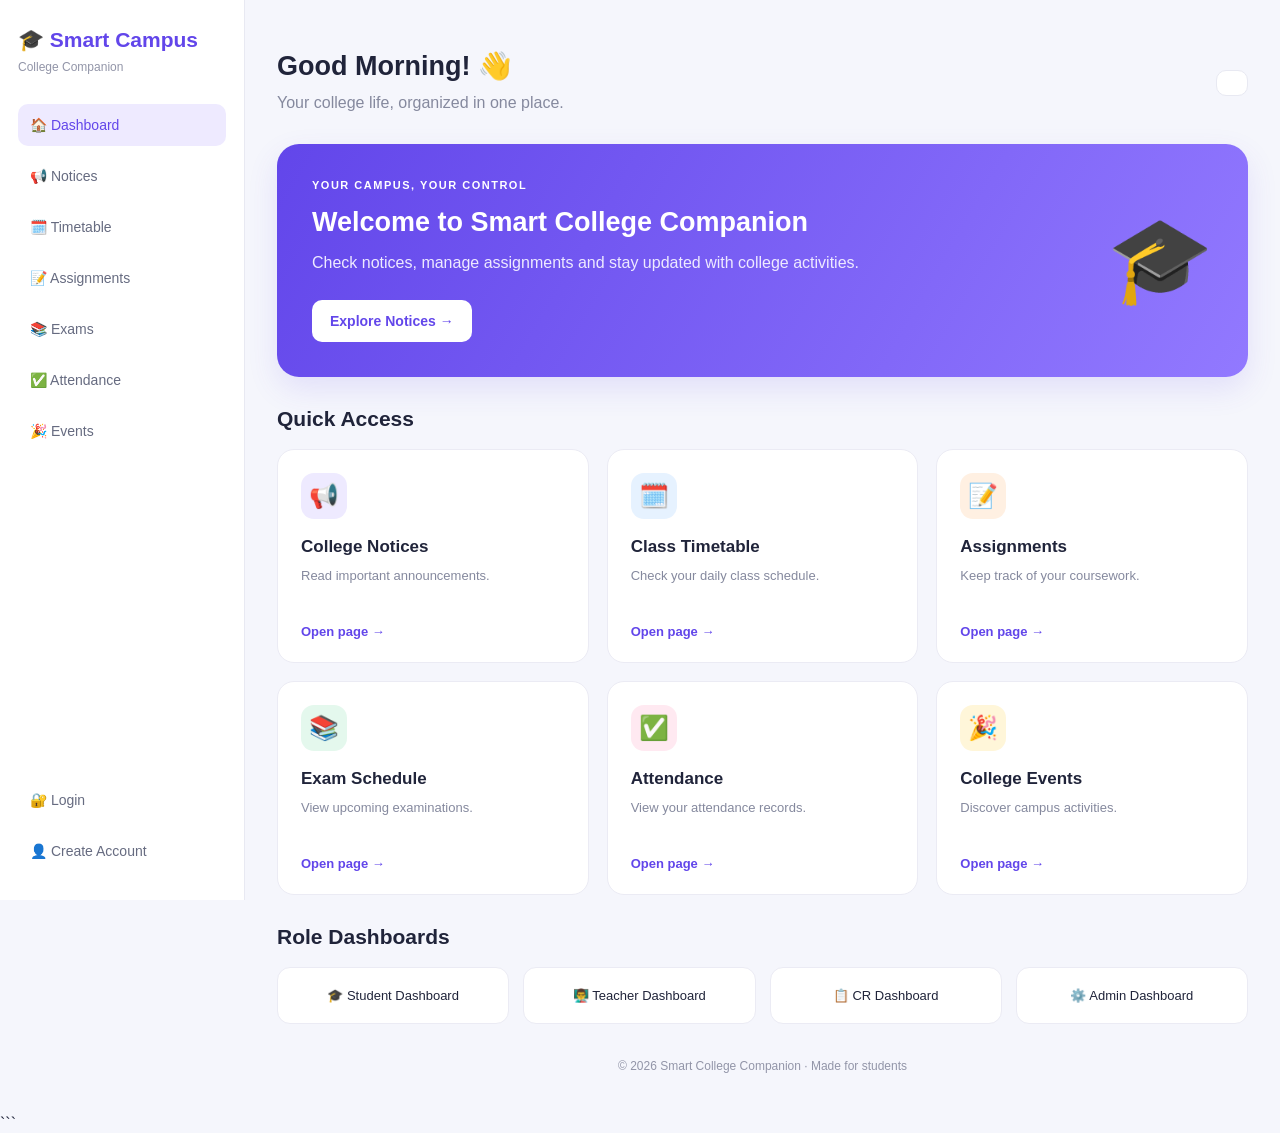
<file: index.html>
```html
<!DOCTYPE html>
<html lang="en">
<head>
  <meta charset="UTF-8">
  <meta name="viewport" content="width=device-width, initial-scale=1.0">
  <title>Smart College Companion</title>
  <link rel="stylesheet" href="index.css">
</head>
<body>

  <aside class="sidebar">
    <h2>🎓 Smart Campus</h2>
    <p class="subtitle">College Companion</p>

    <nav>
      <a class="active" href="index.html">🏠 Dashboard</a>
      <a href="notices.html">📢 Notices</a>
      <a href="timetable.html">🗓️ Timetable</a>
      <a href="assignments.html">📝 Assignments</a>
      <a href="exams.html">📚 Exams</a>
      <a href="attendance.html">✅ Attendance</a>
      <a href="events.html">🎉 Events</a>
    </nav>

    <div class="sidebar-bottom">
      <a href="login.html">🔐 Login</a>
      <a href="signup.html">👤 Create Account</a>
    </div>
  </aside>

  <main class="main">
    <header class="topbar">
      <div>
        <h1 id="greeting">Good Morning! 👋</h1>
        <p>Your college life, organized in one place.</p>
      </div>
      <span class="date" id="today"></span>
    </header>

    <section class="hero">
      <div>
        <span class="tag">YOUR CAMPUS, YOUR CONTROL</span>
        <h2>Welcome to Smart College Companion</h2>
        <p>Check notices, manage assignments and stay updated with college activities.</p>
        <a href="notices.html" class="primary-btn">Explore Notices →</a>
      </div>
      <div class="hero-icon">🎓</div>
    </section>

    <h2 class="section-title">Quick Access</h2>

    <section class="cards">
      <a class="card purple" href="notices.html">
        <span class="card-icon">📢</span>
        <h3>College Notices</h3>
        <p>Read important announcements.</p>
        <span class="card-link">Open page →</span>
      </a>

      <a class="card blue" href="timetable.html">
        <span class="card-icon">🗓️</span>
        <h3>Class Timetable</h3>
        <p>Check your daily class schedule.</p>
        <span class="card-link">Open page →</span>
      </a>

      <a class="card orange" href="assignments.html">
        <span class="card-icon">📝</span>
        <h3>Assignments</h3>
        <p>Keep track of your coursework.</p>
        <span class="card-link">Open page →</span>
      </a>

      <a class="card green" href="exams.html">
        <span class="card-icon">📚</span>
        <h3>Exam Schedule</h3>
        <p>View upcoming examinations.</p>
        <span class="card-link">Open page →</span>
      </a>

      <a class="card pink" href="attendance.html">
        <span class="card-icon">✅</span>
        <h3>Attendance</h3>
        <p>View your attendance records.</p>
        <span class="card-link">Open page →</span>
      </a>

      <a class="card yellow" href="events.html">
        <span class="card-icon">🎉</span>
        <h3>College Events</h3>
        <p>Discover campus activities.</p>
        <span class="card-link">Open page →</span>
      </a>
    </section>

    <h2 class="section-title">Role Dashboards</h2>
    <section class="role-cards">
      <a href="student.html">🎓 Student Dashboard</a>
      <a href="teacher.html">👨‍🏫 Teacher Dashboard</a>
      <a href="cr.html">📋 CR Dashboard</a>
      <a href="admin.html">⚙️ Admin Dashboard</a>
    </section>

    <footer>
      © 2026 Smart College Companion · Made for students
    </footer>
  </main>

  <script src="index.js"></script>
</body>
</html>
```
</file>
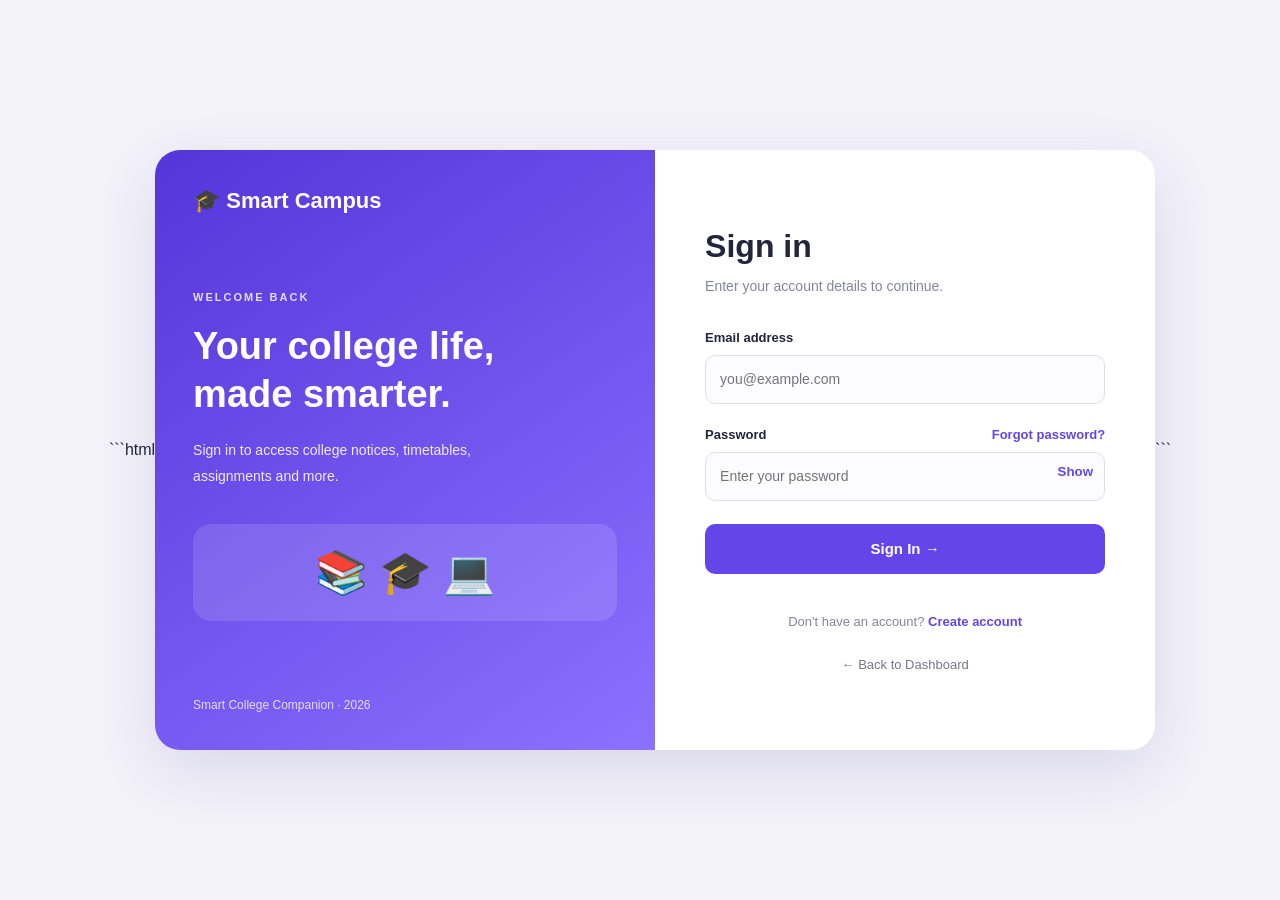
<file: login.html>
```html
<!DOCTYPE html>
<html lang="en">
<head>
  <meta charset="UTF-8">
  <meta name="viewport" content="width=device-width, initial-scale=1.0">
  <title>Login | Smart College Companion</title>
  <link rel="stylesheet" href="login.css">
</head>
<body>

  <main class="login-container">

    <section class="welcome-panel">
      <div class="brand">🎓 Smart Campus</div>

      <div class="welcome-content">
        <span class="welcome-label">WELCOME BACK</span>
        <h1>Your college life,<br>made smarter.</h1>
        <p>Sign in to access college notices, timetables, assignments and more.</p>
        <div class="illustration">📚 🎓 💻</div>
      </div>

      <p class="panel-footer">Smart College Companion · 2026</p>
    </section>

    <section class="form-panel">
      <div class="mobile-brand">🎓 Smart Campus</div>

      <div class="form-heading">
        <h2>Sign in</h2>
        <p>Enter your account details to continue.</p>
      </div>

      <form id="loginForm">
        <label for="email">Email address</label>
        <input
          type="email"
          id="email"
          placeholder="you@example.com"
          autocomplete="email"
          required
        >

        <div class="password-heading">
          <label for="password">Password</label>
          <a href="#" id="forgotLink">Forgot password?</a>
        </div>

        <div class="password-box">
          <input
            type="password"
            id="password"
            placeholder="Enter your password"
            autocomplete="current-password"
            required
          >
          <button type="button" id="togglePassword">Show</button>
        </div>

        <button type="submit" class="login-button" id="loginButton">
          Sign In →
        </button>

        <p id="message" role="status" aria-live="polite"></p>
      </form>

      <p class="signup-text">
        Don't have an account?
        <a href="signup.html">Create account</a>
      </p>

      <a class="back-link" href="index.html">← Back to Dashboard</a>
    </section>

  </main>

  <script type="module" src="login.js"></script>
</body>
</html>
```
</file>
<file: index.css>
* {
  margin: 0;
  padding: 0;
  box-sizing: border-box;
}

body {
  font-family: Arial, sans-serif;
  background: #f5f6fc;
  color: #20243a;
}

a {
  text-decoration: none;
  color: inherit;
}

.sidebar {
  width: 245px;
  height: 100vh;
  position: fixed;
  left: 0;
  top: 0;
  padding: 28px 18px;
  background: #fff;
  border-right: 1px solid #e8e9f2;
  display: flex;
  flex-direction: column;
}

.sidebar h2 {
  color: #6246ea;
  font-size: 21px;
}

.subtitle {
  color: #9295a8;
  font-size: 12px;
  margin: 8px 0 30px;
}

.sidebar nav,
.sidebar-bottom {
  display: grid;
  gap: 9px;
}

.sidebar nav a,
.sidebar-bottom a {
  padding: 13px 12px;
  border-radius: 10px;
  color: #666b80;
  font-size: 14px;
}

.sidebar nav a:hover,
.sidebar nav a.active,
.sidebar-bottom a:hover {
  background: #eeeaff;
  color: #6246ea;
}

.sidebar-bottom {
  margin-top: auto;
}

.main {
  margin-left: 245px;
  padding: 32px;
}

.topbar {
  display: flex;
  justify-content: space-between;
  align-items: center;
  gap: 15px;
  margin-bottom: 28px;
}

.topbar h1 {
  font-size: 27px;
  margin-bottom: 8px;
}

.topbar p,
.card p,
.hero p {
  color: #85899e;
  line-height: 1.6;
}

.date {
  background: #fff;
  border: 1px solid #e8e9f2;
  padding: 12px 15px;
  border-radius: 10px;
  font-size: 13px;
}

.hero {
  background: linear-gradient(120deg, #6246ea, #9279ff);
  color: #fff;
  padding: 35px;
  border-radius: 22px;
  display: flex;
  justify-content: space-between;
  align-items: center;
  gap: 20px;
  box-shadow: 0 12px 30px #6246ea20;
}

.hero h2 {
  font-size: 27px;
  margin: 16px 0 12px;
}

.hero p {
  color: #eeeaff;
  max-width: 550px;
  margin-bottom: 25px;
}

.tag {
  font-size: 11px;
  letter-spacing: 1.5px;
  font-weight: bold;
}

.hero-icon {
  font-size: 85px;
}

.primary-btn {
  display: inline-block;
  background: #fff;
  color: #6246ea;
  padding: 13px 18px;
  border-radius: 10px;
  font-weight: bold;
  font-size: 14px;
}

.section-title {
  margin: 30px 0 18px;
  font-size: 21px;
}

.cards {
  display: grid;
  grid-template-columns: repeat(3, minmax(0, 1fr));
  gap: 18px;
}

.card {
  background: #fff;
  padding: 23px;
  border-radius: 17px;
  border: 1px solid #ebebf4;
  transition: transform 0.2s, box-shadow 0.2s;
}

.card:hover {
  transform: translateY(-4px);
  box-shadow: 0 10px 25px #20243a10;
}

.card-icon {
  display: inline-flex;
  align-items: center;
  justify-content: center;
  width: 46px;
  height: 46px;
  border-radius: 13px;
  font-size: 24px;
}

.purple .card-icon { background: #eeeaff; }
.blue .card-icon { background: #e6f2ff; }
.orange .card-icon { background: #fff0e2; }
.green .card-icon { background: #e4f8ed; }
.pink .card-icon { background: #ffe9f1; }
.yellow .card-icon { background: #fff6d9; }

.card h3 {
  font-size: 17px;
  margin: 18px 0 9px;
}

.card p {
  font-size: 13px;
  min-height: 42px;
}

.card-link {
  display: inline-block;
  margin-top: 16px;
  color: #6246ea;
  font-size: 13px;
  font-weight: bold;
}

.role-cards {
  display: grid;
  grid-template-columns: repeat(4, minmax(0, 1fr));
  gap: 14px;
}

.role-cards a {
  background: #fff;
  padding: 20px 12px;
  text-align: center;
  border: 1px solid #ebebf4;
  border-radius: 13px;
  font-size: 13px;
}

.role-cards a:hover {
  border-color: #6246ea;
  color: #6246ea;
}

footer {
  text-align: center;
  color: #9295a8;
  font-size: 12px;
  padding: 35px 0 10px;
}

@media (max-width: 1050px) {
  .cards {
    grid-template-columns: repeat(2, minmax(0, 1fr));
  }

  .role-cards {
    grid-template-columns: repeat(2, minmax(0, 1fr));
  }
}

@media (max-width: 700px) {
  .sidebar {
    position: static;
    width: 100%;
    height: auto;
  }

  .sidebar nav {
    grid-template-columns: repeat(2, minmax(0, 1fr));
  }

  .sidebar-bottom {
    margin-top: 15px;
  }

  .main {
    margin-left: 0;
    padding: 20px;
  }

  .topbar {
    align-items: flex-start;
    flex-direction: column;
  }

  .hero {
    padding: 24px;
  }

  .hero h2 {
    font-size: 22px;
  }

  .hero-icon {
    display: none;
  }

  .cards,
  .role-cards {
    grid-template-columns: 1fr;
  }
}
</file>
<file: login.css>
* {
  margin: 0;
  padding: 0;
  box-sizing: border-box;
}

body {
  min-height: 100vh;
  padding: 25px;
  display: flex;
  justify-content: center;
  align-items: center;
  background: #f3f2fb;
  font-family: Arial, sans-serif;
  color: #25243a;
}

.login-container {
  display: grid;
  grid-template-columns: 1fr 1fr;
  width: 100%;
  max-width: 1000px;
  min-height: 600px;
  background: white;
  border-radius: 25px;
  overflow: hidden;
  box-shadow: 0 20px 60px rgba(38, 31, 90, 0.12);
}

.welcome-panel {
  padding: 38px;
  color: white;
  background: linear-gradient(145deg, #5336d9, #8c70ff);
  display: flex;
  flex-direction: column;
  justify-content: space-between;
}

.brand {
  font-size: 22px;
  font-weight: bold;
}

.welcome-content {
  margin: 45px 0;
}

.welcome-label {
  font-size: 11px;
  font-weight: bold;
  letter-spacing: 2px;
  color: #e4dcff;
}

.welcome-content h1 {
  margin: 20px 0;
  font-size: 38px;
  line-height: 1.25;
}

.welcome-content p {
  max-width: 340px;
  line-height: 1.8;
  color: #eeeaff;
  font-size: 14px;
}

.illustration {
  margin-top: 35px;
  padding: 24px;
  text-align: center;
  font-size: 42px;
  background: rgba(255, 255, 255, 0.12);
  border-radius: 18px;
}

.panel-footer {
  font-size: 12px;
  color: #e4dcff;
}

.form-panel {
  padding: 50px;
  display: flex;
  flex-direction: column;
  justify-content: center;
}

.mobile-brand {
  display: none;
  color: #6246ea;
  font-size: 21px;
  font-weight: bold;
  margin-bottom: 35px;
}

.form-heading h2 {
  font-size: 32px;
  margin-bottom: 10px;
}

.form-heading p {
  color: #858599;
  font-size: 14px;
  line-height: 1.6;
  margin-bottom: 32px;
}

form label {
  display: block;
  font-size: 13px;
  font-weight: bold;
  margin-bottom: 10px;
}

form input {
  width: 100%;
  height: 49px;
  border: 1px solid #deddeb;
  border-radius: 10px;
  padding: 0 14px;
  outline: none;
  font-size: 14px;
  margin-bottom: 23px;
  background: #fcfcff;
}

form input:focus {
  border-color: #7255ed;
  box-shadow: 0 0 0 3px #7255ed18;
}

.password-heading {
  display: flex;
  justify-content: space-between;
  gap: 10px;
}

.password-heading a,
.signup-text a {
  color: #6246ea;
  text-decoration: none;
  font-size: 13px;
  font-weight: bold;
}

.password-box {
  display: flex;
  align-items: center;
  position: relative;
}

.password-box input {
  padding-right: 65px;
}

#togglePassword {
  position: absolute;
  right: 12px;
  top: 12px;
  background: none;
  border: none;
  color: #6246ea;
  cursor: pointer;
  font-weight: bold;
}

.login-button {
  width: 100%;
  height: 50px;
  border: none;
  border-radius: 10px;
  background: #6246ea;
  color: white;
  font-size: 15px;
  font-weight: bold;
  cursor: pointer;
  transition: background 0.2s;
}

.login-button:hover {
  background: #4c31ca;
}

.login-button:disabled {
  opacity: 0.7;
  cursor: wait;
}

#message {
  font-size: 13px;
  line-height: 1.5;
  margin-top: 14px;
}

.signup-text {
  margin-top: 26px;
  text-align: center;
  font-size: 13px;
  color: #858599;
}

.back-link {
  display: block;
  text-align: center;
  margin-top: 28px;
  color: #77758c;
  font-size: 13px;
  text-decoration: none;
}

.back-link:hover {
  color: #6246ea;
}

@media (max-width: 750px) {
  body {
    padding: 15px;
  }

  .login-container {
    grid-template-columns: 1fr;
    max-width: 480px;
    min-height: auto;
  }

  .welcome-panel {
    display: none;
  }

  .mobile-brand {
    display: block;
  }

  .form-panel {
    padding: 35px 25px;
  }

  .form-heading h2 {
    font-size: 29px;
  }
}
</file>
